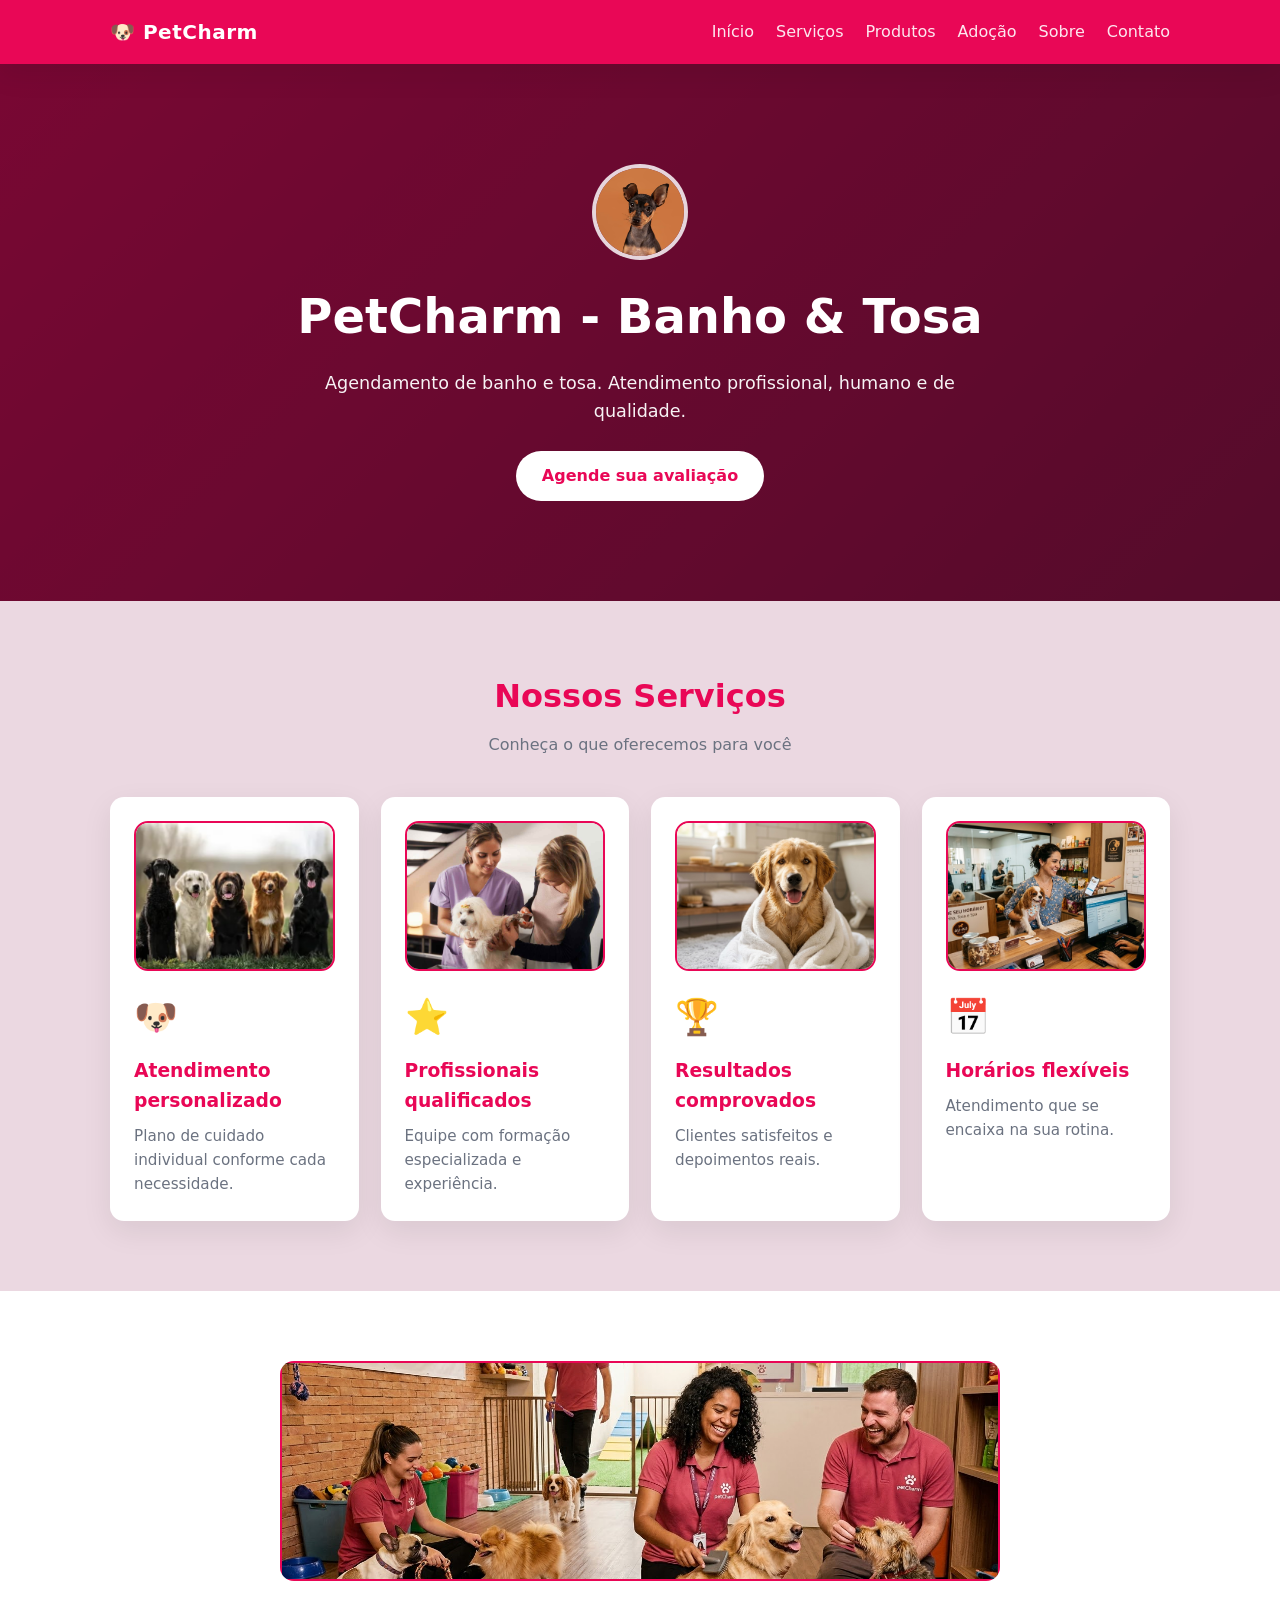
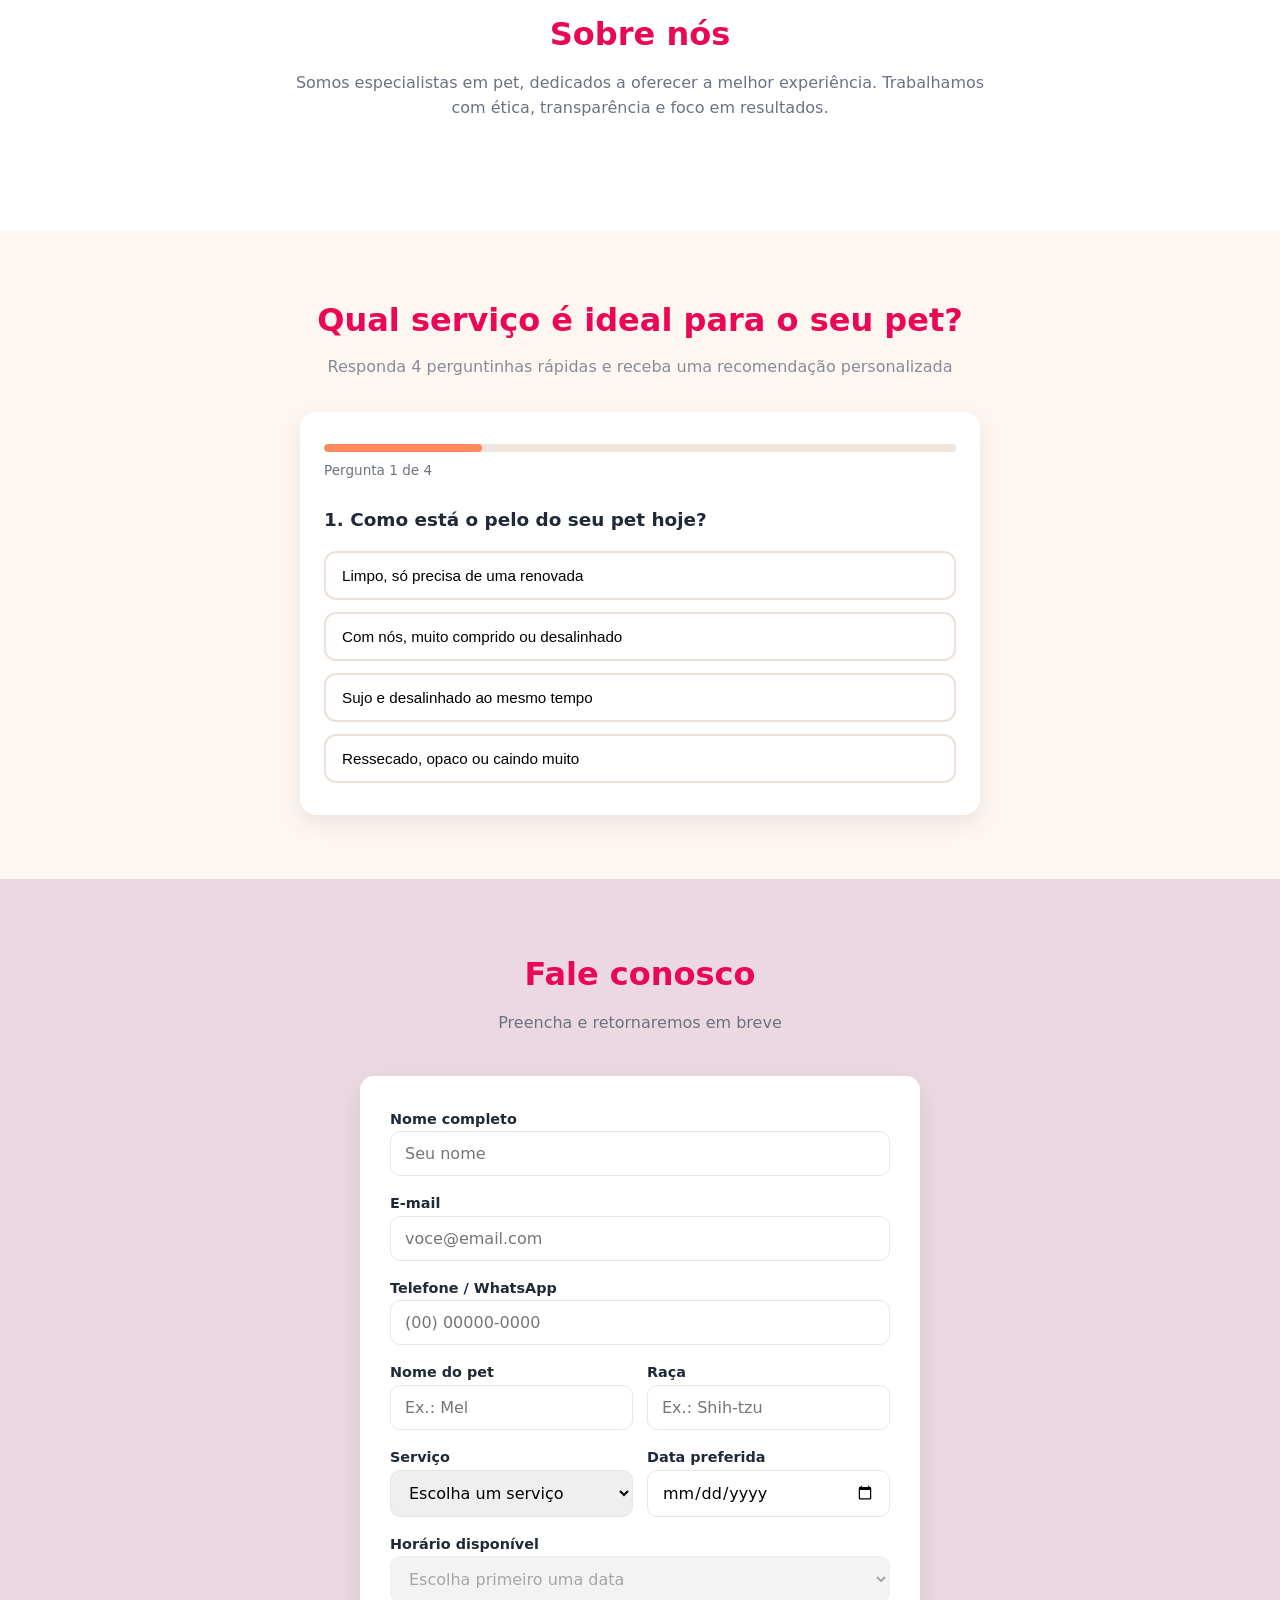
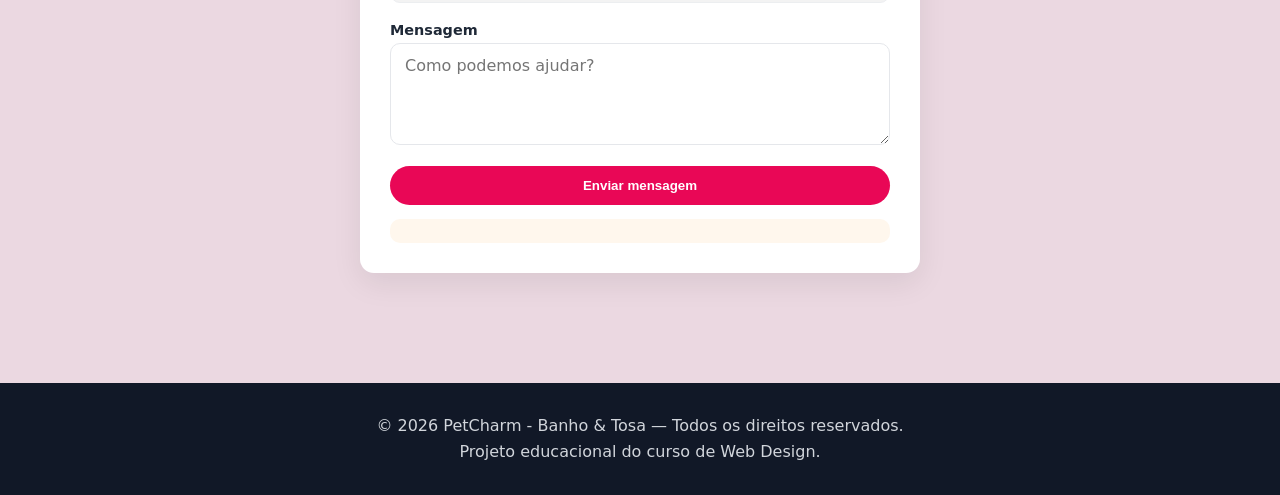
<file: index.html>
<!DOCTYPE html>
<!--
  PetCharm - Banho & Tosa
  Projeto didático do curso de Web Design.
  Estrutura: header, hero, serviços (cards), sobre, contato (form), footer.
-->
<html lang="pt-BR">
<head>
  <meta charset="UTF-8" />
  <!-- viewport torna o site responsivo no celular -->
  <meta name="viewport" content="width=device-width, initial-scale=1.0" />
  <title>PetCharm - Banho & Tosa</title>
  <meta name="description" content="Agendamento de banho e tosa." />
  <link rel="stylesheet" href="styles.css" />
  <link rel="stylesheet" href="quiz.css" />

</head>
<body>

  <!-- CABEÇALHO com navegação -->
  <header class="site-header">
    <div class="nav">
      <div class="logo">🐶 PetCharm</div>
      <button class="menu-toggle" aria-label="Abrir menu">☰</button>
      <ul id="menu">
        <li><a href="#inicio">Início</a></li>
        <li><a href="#servicos">Serviços</a></li>
        <li><a href="Produtos/Produtos.html">Produtos</a></li>
        <li><a href="adocao/Index.html">Adoção</a></li>
        <li><a href="#sobre">Sobre</a></li>
        <li><a href="#contato">Contato</a></li>
      </ul>
    </div>
  </header>

  <!-- HERO: primeira impressão do site -->
  <section class="hero" id="inicio">
    <!-- Coloque o vídeo em videos/petshop-fundo.mp4 e a capa em imagens/hero-petshop.jpg -->
    <video class="hero-video" autoplay muted loop playsinline poster="imagens/" aria-hidden="true">
      <source src="imagens/doguinho.mp4" type="video/mp4" />
    </video>
    <div class="hero-overlay" aria-hidden="true"></div>
    <div class="hero-content">
      <!-- Alternativa: troque o vídeo por uma imagem usando imagens/hero-petshop.jpg -->
      <img class="hero-image" src="imagens/1000683428.jpg" alt="Cachorro recebendo cuidados no pet shop" />
    <h1>PetCharm - Banho & Tosa</h1>
    <p>Agendamento de banho e tosa. Atendimento profissional, humano e de qualidade.</p>
    <a href="#contato" class="btn">Agende sua avaliação</a>
    </div>
  </section>

  <!-- SERVIÇOS em formato de cards -->
  <section id="servicos">
    <div class="container">
      <h2>Nossos Serviços</h2>
      <p class="subtitle">Conheça o que oferecemos para você</p>
      <div class="grid">
        <article class="card">
          <!-- Troque o caminho pela foto do serviço correspondente. -->
          <img class="card-image" src="imagens/1000683427.jpg" alt="Atendimento personalizado para um cachorro" />
          <div class="icon">🐶</div>
          <h3>Atendimento personalizado</h3>
          <p>Plano de cuidado individual conforme cada necessidade.</p>
        </article>
        <article class="card">
          <img class="card-image" src="imagens/1000683426.jpg" alt="Profissional cuidando de um cachorro" />
          <div class="icon">⭐</div>
          <h3>Profissionais qualificados</h3>
          <p>Equipe com formação especializada e experiência.</p>
        </article>
        <article class="card">
          <img class="card-image" src="imagens/1000683435.jpg" alt="Cachorro limpo e feliz após o atendimento" />
          <div class="icon">🏆</div>
          <h3>Resultados comprovados</h3>
          <p>Clientes satisfeitos e depoimentos reais.</p>
        </article>
        <article class="card">
          <img class="card-image" src="imagens/1000683436.jpg" alt="Cachorro pronto para o horário marcado" />
          <div class="icon">📅</div>
          <h3>Horários flexíveis</h3>
          <p>Atendimento que se encaixa na sua rotina.</p>
        </article>
      </div>
    </div>
  </section>

  <!-- SOBRE -->
  <section id="sobre" style="background:#fff;">
    <div class="container">
      <div class="sobre-media">
        <img src="imagens/1000683439.jpg" alt="Equipe PetCharm com um cachorro" />
      </div>
      <h2>Sobre nós</h2>
      <p class="subtitle" style="max-width:720px; margin-left:auto; margin-right:auto;">
        Somos especialistas em pet, dedicados a oferecer a melhor
        experiência. Trabalhamos com ética, transparência e foco em resultados.
      </p>
    </div>
  </section>
<section id="quiz">
  <div class="container">
    <h2>Qual serviço é ideal para o seu pet?</h2>
    <p class="subtitle">Responda 4 perguntinhas rápidas e receba uma recomendação personalizada</p>

    <div class="quiz-box" id="quizBox">

      <!-- Barra de progresso -->
      <div class="quiz-progress">
        <div class="quiz-progress-bar" id="quizProgressBar"></div>
      </div>
      <p class="quiz-step-count" id="quizStepCount">Pergunta 1 de 4</p>

      <!-- Pergunta 1 -->
      <div class="quiz-step" data-step="1">
        <h3>1. Como está o pelo do seu pet hoje?</h3>
        <div class="quiz-options" data-question="1">
          <button type="button" class="quiz-option" data-scores='{"banho":2}'>Limpo, só precisa de uma renovada</button>
          <button type="button" class="quiz-option" data-scores='{"tosa":2}'>Com nós, muito comprido ou desalinhado</button>
          <button type="button" class="quiz-option" data-scores='{"banho_tosa":2}'>Sujo e desalinhado ao mesmo tempo</button>
          <button type="button" class="quiz-option" data-scores='{"hidratacao":2}'>Ressecado, opaco ou caindo muito</button>
        </div>
      </div>

      <!-- Pergunta 2 -->
      <div class="quiz-step" data-step="2" hidden>
        <h3>2. Qual é o principal objetivo do atendimento?</h3>
        <div class="quiz-options" data-question="2">
          <button type="button" class="quiz-option" data-scores='{"banho":2}'>Higiene básica e cheirinho bom</button>
          <button type="button" class="quiz-option" data-scores='{"tosa":2}'>Aparência: corte e estilo</button>
          <button type="button" class="quiz-option" data-scores='{"banho_tosa":2}'>Cuidado completo, sem economizar</button>
          <button type="button" class="quiz-option" data-scores='{"hidratacao":2}'>Recuperar a saúde do pelo e da pele</button>
        </div>
      </div>

      <!-- Pergunta 3 -->
      <div class="quiz-step" data-step="3" hidden>
        <h3>3. Com que frequência seu pet costuma tomar banho?</h3>
        <div class="quiz-options" data-question="3">
          <button type="button" class="quiz-option" data-scores='{"banho":1}'>Toda semana, é rotina</button>
          <button type="button" class="quiz-option" data-scores='{"tosa":1}'>Raramente, geralmente só corto o pelo</button>
          <button type="button" class="quiz-option" data-scores='{"banho_tosa":1}'>Sempre faço os dois juntos</button>
          <button type="button" class="quiz-option" data-scores='{"hidratacao":1}'>Meu pet tem pele sensível ou alérgica</button>
        </div>
      </div>

      <!-- Pergunta 4 -->
      <div class="quiz-step" data-step="4" hidden>
        <h3>4. Qual dessas frases combina mais com o momento do seu pet?</h3>
        <div class="quiz-options" data-question="4">
          <button type="button" class="quiz-option" data-scores='{"banho":1}'>É só a rotina normal da semana</button>
          <button type="button" class="quiz-option" data-scores='{"tosa":1}'>Tem um evento ou foto especial chegando</button>
          <button type="button" class="quiz-option" data-scores='{"banho_tosa":1}'>Quero o pacote completo, sem enrolação</button>
          <button type="button" class="quiz-option" data-scores='{"hidratacao":1}'>Está com coceira, caspa ou irritação</button>
        </div>
      </div>

      <!-- Resultado -->
      <div class="quiz-step quiz-result" data-step="result" hidden>
        <div class="quiz-result-icon" id="quizResultIcon">🐾</div>
        <h3 id="quizResultTitle">Recomendação</h3>
        <p id="quizResultText"></p>
        <div class="quiz-result-actions">
          <button type="button" class="btn primary" id="quizGoContact">Agendar esse serviço</button>
          <button type="button" class="btn quiz-restart" id="quizRestart">Refazer o quiz</button>
        </div>
      </div>

    </div>
  </div>
</section>
  <!-- CONTATO com formulário -->
  <section id="contato">
    <div class="container">
      <h2>Fale conosco</h2>
      <p class="subtitle">Preencha e retornaremos em breve</p>
      <form class="contact" id="formContato" novalidate>
        <div>
          <label for="nome">Nome completo</label>
          <input type="text" id="nome" name="nome" required placeholder="Seu nome" />
        </div>
        <div>
          <label for="email">E-mail</label>
          <input type="email" id="email" name="email" required placeholder="voce@email.com" />
        </div>
        <div>
          <label for="telefone">Telefone / WhatsApp</label>
          <input type="tel" id="telefone" name="telefone" placeholder="(00) 00000-0000" />
        </div>
        <div class="form-row">
          <div>
            <label for="petNome">Nome do pet</label>
            <input type="text" id="petNome" name="petNome" required placeholder="Ex.: Mel" />
          </div>
          <div>
            <label for="petRaca">Raça</label>
            <input type="text" id="petRaca" name="petRaca" required placeholder="Ex.: Shih-tzu" />
          </div>
        </div>
        <div class="form-row">
          <div>
            <label for="servico">Serviço</label>
            <select id="servico" name="servico" required>
              <option value="">Escolha um serviço</option>
              <option value="Banho">Banho</option>
              <option value="Tosa higiênica">Tosa higiênica</option>
              <option value="Banho e tosa">Banho e tosa</option>
              <option value="Hidratação">Hidratação</option>
            </select>
          </div>
          <div>
            <label for="data">Data preferida</label>
            <input type="date" id="data" name="data" required />
          </div>
        </div>
        <div>
          <label for="horario">Horário disponível</label>
          <select id="horario" name="horario" required disabled>
            <option value="">Escolha primeiro uma data</option>
          </select>
        </div>
        <div>
          <label for="mensagem">Mensagem</label>
          <textarea id="mensagem" name="mensagem" rows="4" required placeholder="Como podemos ajudar?"></textarea>
        </div>
        <button type="submit" class="btn primary">Enviar mensagem</button>
        <div class="mensagem-feedback" id="feedback"></div>
        <div class="lembrete" id="lembrete" aria-live="polite"></div>
      </form>
    </div>
  </section>

  <footer>
    <p>© <span id="ano"></span> PetCharm - Banho & Tosa — Todos os direitos reservados.</p>
    <p>Projeto educacional do curso de Web Design.</p>
  </footer>

  <script src="script.js"></script>
  <script src="quiz.js"></script>
</body>
</html>
</file>
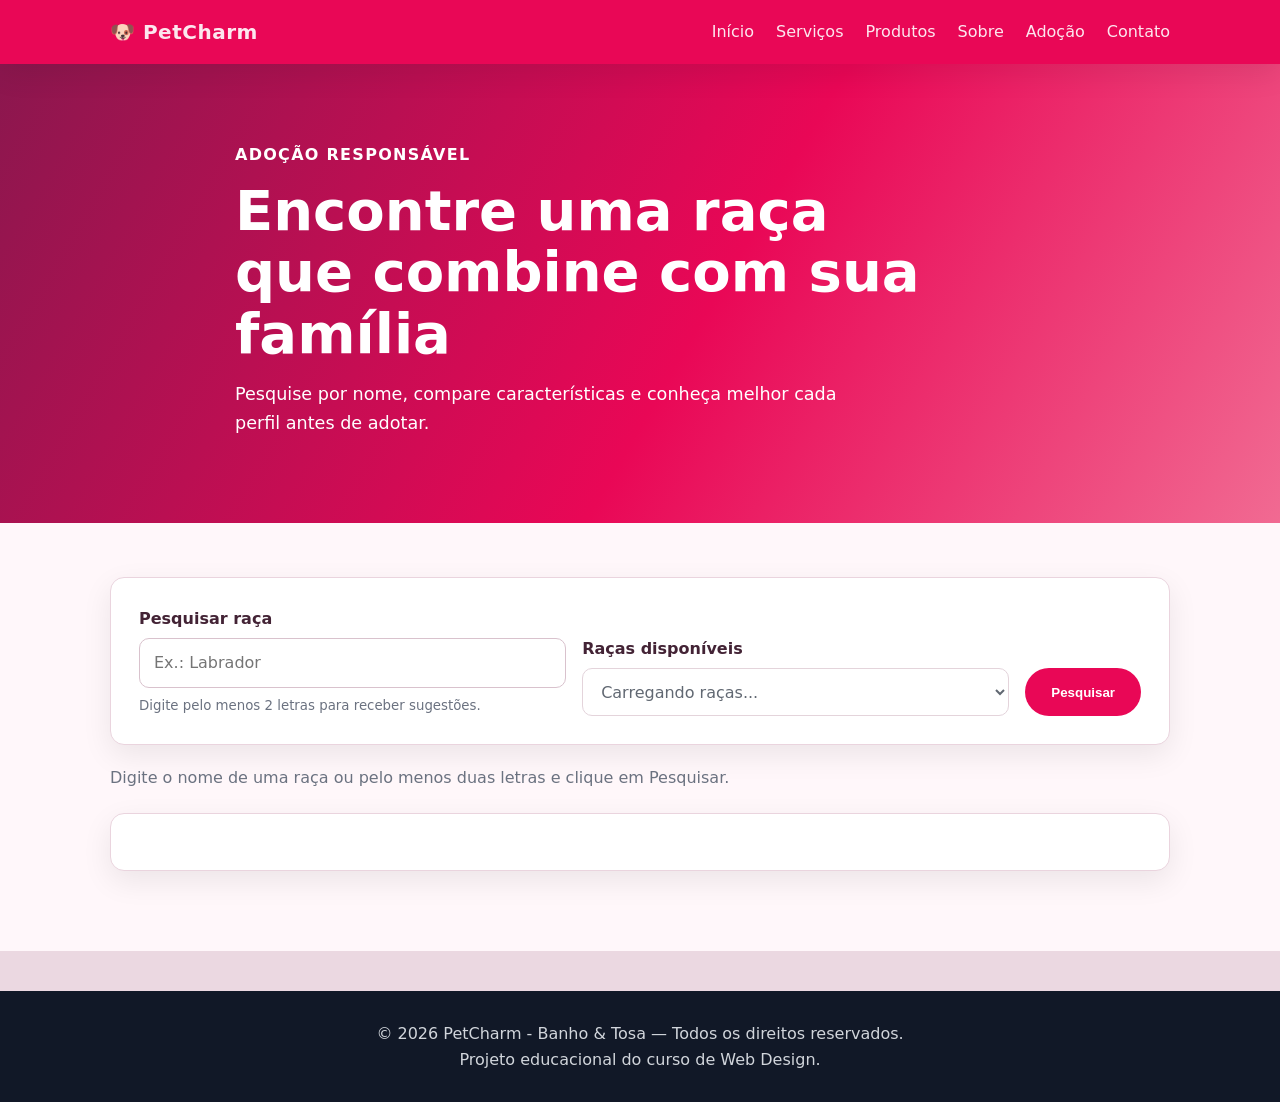
<file: adocao/Index.html>
<!DOCTYPE html>
<html lang="pt-BR">
<head>
  <meta charset="UTF-8" />
  <meta name="viewport" content="width=device-width, initial-scale=1.0" />
  <meta name="description" content="Consulte raças de cães e encontre o companheiro ideal para adoção na PetCharm." />
  <title>Adoção de cães | PetCharm</title>
  <link rel="stylesheet" href="../styles.css" />
  <link rel="stylesheet" href="adocao.css" />
</head>
<body>
  <header class="site-header">
    <div class="nav">
      <a class="logo" href="../index.html">🐶 PetCharm</a>
      <button class="menu-toggle" aria-label="Abrir menu" aria-expanded="false">☰</button>
      <ul id="menu">
        <li><a href="../index.html#inicio">Início</a></li>
        <li><a href="../index.html#servicos">Serviços</a></li>
        <li><a href="../Produtos/Produtos.html">Produtos</a></li>
        <li><a href="../index.html#sobre">Sobre</a></li>
        <li><a href="#adocao">Adoção</a></li>
        <li><a href="../index.html#contato">Contato</a></li>
      </ul>
    </div>
  </header>

  <main>
    <section class="adoption-hero" id="adocao">
      <div class="container">
        <p class="eyebrow">Adoção responsável</p>
        <h1>Encontre uma raça que combine com sua família</h1>
        <p>Pesquise por nome, compare características e conheça melhor cada perfil antes de adotar.</p>
      </div>
    </section>

    <section class="adoption-panel">
      <div class="container">
        <div class="search-layout">
          <div class="search-box">
            <label for="buscaRaca">Pesquisar raça</label>
            <input id="buscaRaca" name="buscaRaca" type="search" list="sugestoesRacas" placeholder="Ex.: Labrador" autocomplete="off" />
            <datalist id="sugestoesRacas"></datalist>
            <small>Digite pelo menos 2 letras para receber sugestões.</small>
          </div>
          <div class="select-box">
            <label for="seletorRaca">Raças disponíveis</label>
            <select id="seletorRaca" disabled>
              <option value="">Carregando raças...</option>
            </select>
          </div>
          <button class="btn primary search-button" id="botaoBuscar" type="button">Pesquisar</button>
        </div>

        <div id="mensagemStatus" class="status-message" role="status" aria-live="polite"></div>
        <div id="resultadoRaca" class="breed-result" hidden></div>
      </div>
    </section>
  </main>

  <footer>
    <p>© <span id="ano"></span> PetCharm - Banho &amp; Tosa — Todos os direitos reservados.</p>
    <p>Projeto educacional do curso de Web Design.</p>
  </footer>

  <script src="../script.js"></script>
  <script src="adocao.js"></script>
</body>
</html>
</file>
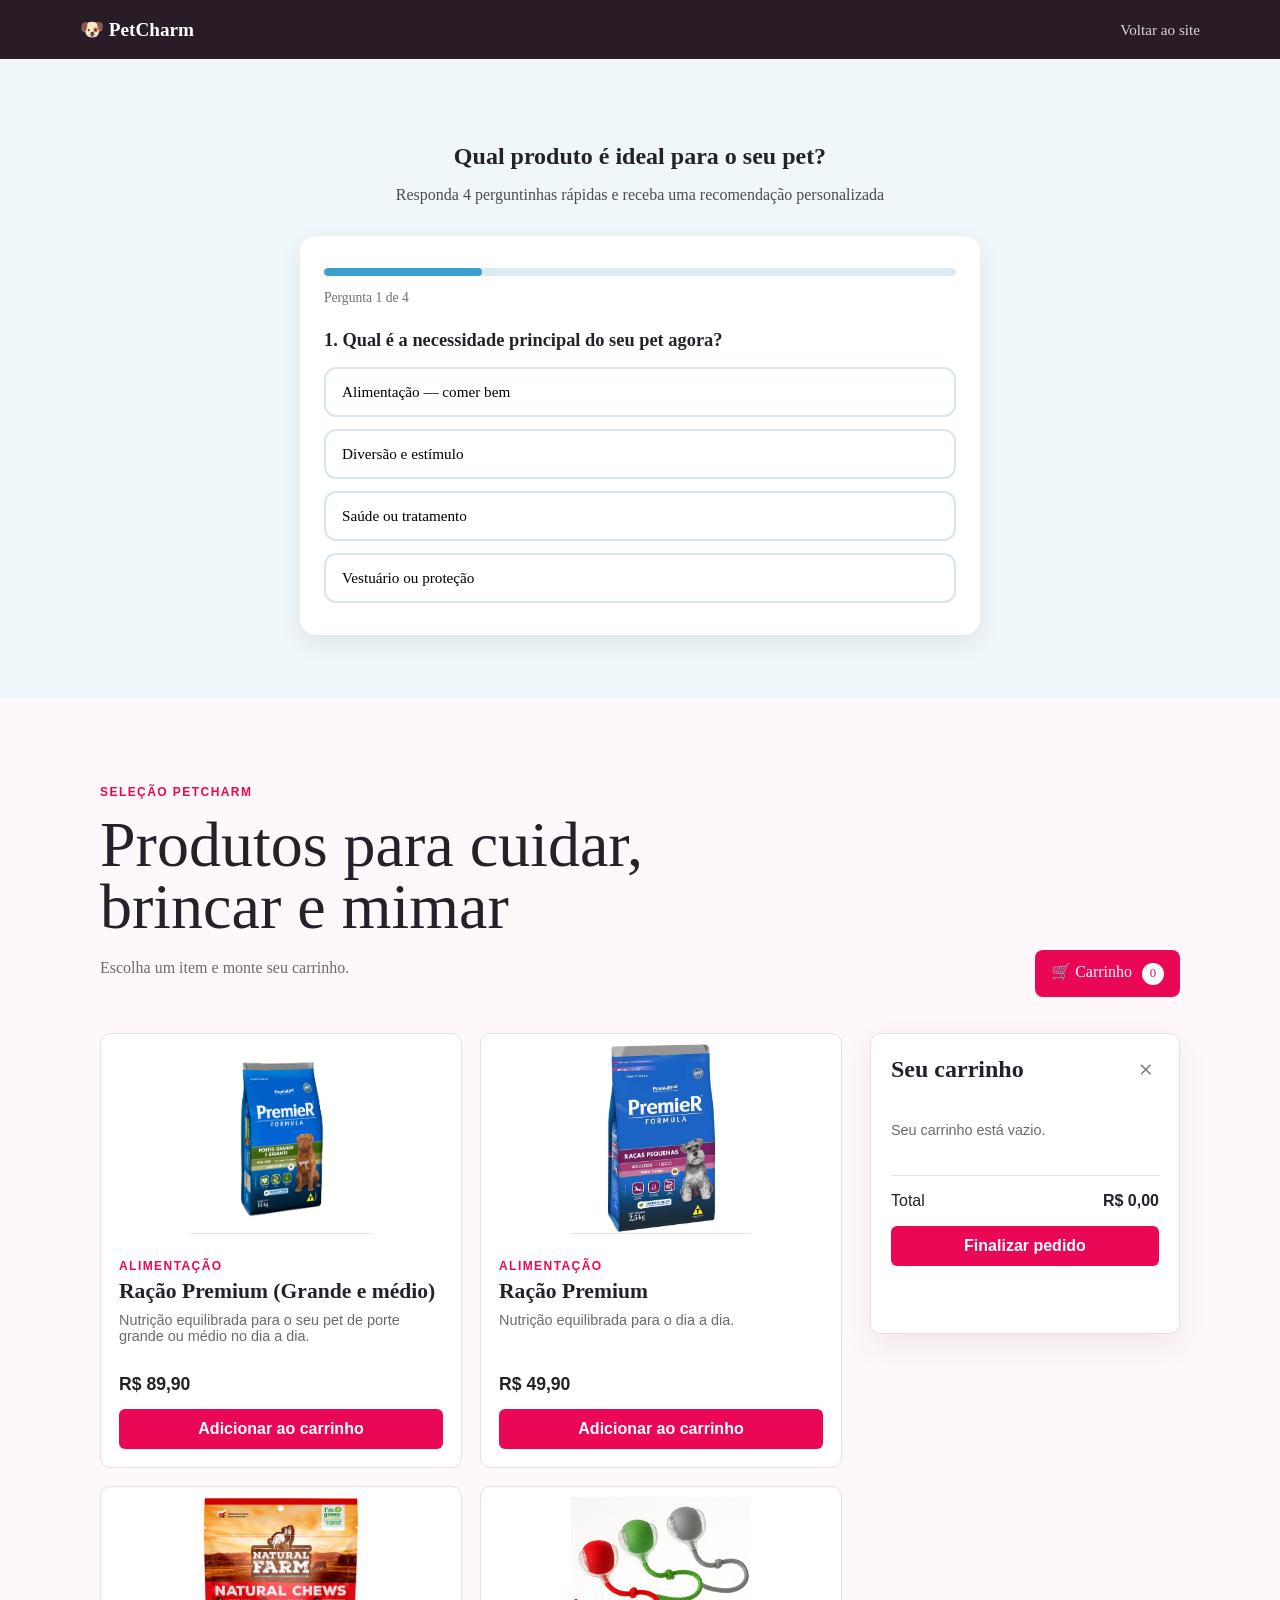
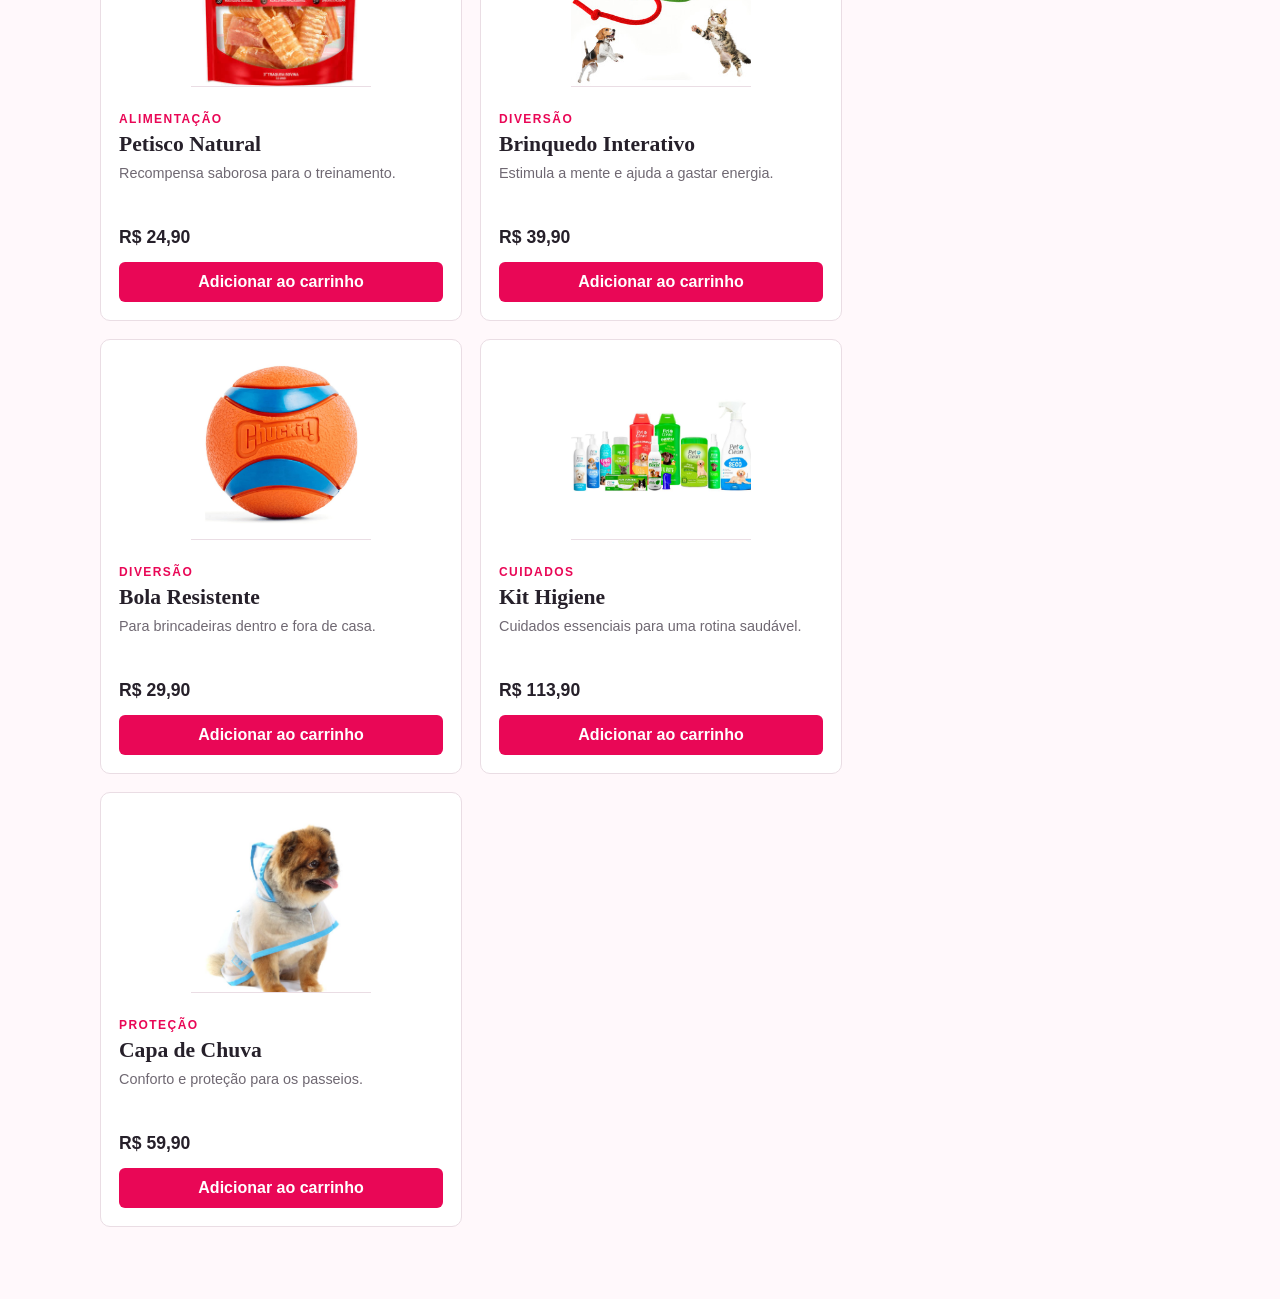
<file: Produtos/Produtos.html>
<!DOCTYPE html>
<html lang="pt-BR">
<head>
    <meta charset="UTF-8">
    <meta name="viewport" content="width=device-width, initial-scale=1.0">
    <title>Produtos | PetCharm</title>
    <link rel="stylesheet" href="quiz-produtos.css" />
    <link rel="stylesheet" href="produtos.css" />
    
</head>
<body>
<header class="produtos-header">
  <a class="produtos-logo" href="../index.html">🐶 PetCharm</a>
  <a class="voltar-site" href="../index.html">Voltar ao site</a>
</header>
    <section id="quiz-produtos">
  <div class="container">
    <h2>Qual produto é ideal para o seu pet?</h2>
    <p class="subtitle">Responda 4 perguntinhas rápidas e receba uma recomendação personalizada</p>

    <div class="quizp-box" id="quizpBox">

      <!-- Barra de progresso -->
      <div class="quizp-progress">
        <div class="quizp-progress-bar" id="quizpProgressBar"></div>
      </div>
      <p class="quizp-step-count" id="quizpStepCount">Pergunta 1 de 4</p>

      <!-- Pergunta 1 -->
      <div class="quizp-step" data-step="1">
        <h3>1. Qual é a necessidade principal do seu pet agora?</h3>
        <div class="quizp-options" data-question="1">
          <button type="button" class="quizp-option" data-scores='{"racao":2}'>Alimentação — comer bem</button>
          <button type="button" class="quizp-option" data-scores='{"brinquedos":2}'>Diversão e estímulo</button>
          <button type="button" class="quizp-option" data-scores='{"remedios":2}'>Saúde ou tratamento</button>
          <button type="button" class="quizp-option" data-scores='{"trajes":2}'>Vestuário ou proteção</button>
        </div>
      </div>

      <!-- Pergunta 2 -->
      <div class="quizp-step" data-step="2" hidden>
        <h3>2. Como você descreveria o momento do seu pet?</h3>
        <div class="quizp-options" data-question="2">
          <button type="button" class="quizp-option" data-scores='{"racao":2}'>A ração está acabando ou ele precisa de uma dieta melhor</button>
          <button type="button" class="quizp-option" data-scores='{"brinquedos":2}'>Ele está entediado ou destruindo coisas em casa</button>
          <button type="button" class="quizp-option" data-scores='{"remedios":2}'>Está com sintomas (coceira, mancando, vômito) ou precisa de prevenção</button>
          <button type="button" class="quizp-option" data-scores='{"trajes":2}'>Vai sair em dia frio, evento ou passeio</button>
        </div>
      </div>

      <!-- Pergunta 3 -->
      <div class="quizp-step" data-step="3" hidden>
        <h3>3. O que é mais importante pra você agora?</h3>
        <div class="quizp-options" data-question="3">
          <button type="button" class="quizp-option" data-scores='{"racao":1}'>Nutrição adequada à idade e porte dele</button>
          <button type="button" class="quizp-option" data-scores='{"brinquedos":1}'>Estímulo mental e desgaste de energia</button>
          <button type="button" class="quizp-option" data-scores='{"remedios":1}'>Orientação e cuidado com a saúde</button>
          <button type="button" class="quizp-option" data-scores='{"trajes":1}'>Conforto e estilo no dia a dia</button>
        </div>
      </div>

      <!-- Pergunta 4 -->
      <div class="quizp-step" data-step="4" hidden>
        <h3>4. Qual frase combina mais com a situação atual?</h3>
        <div class="quizp-options" data-question="4">
          <button type="button" class="quizp-option" data-scores='{"racao":1}'>"Preciso repor o pote de comida dele"</button>
          <button type="button" class="quizp-option" data-scores='{"brinquedos":1}'>"Ele fica sozinho em casa e precisa se distrair"</button>
          <button type="button" class="quizp-option" data-scores='{"remedios":1}'>"Notei algo diferente na saúde dele"</button>
          <button type="button" class="quizp-option" data-scores='{"trajes":1}'>"Quero ele confortável e protegido lá fora"</button>
        </div>
      </div>

      <!-- Resultado -->
      <div class="quizp-step quizp-result" data-step="result" hidden>
        <div class="quizp-result-icon" id="quizpResultIcon">🐾</div>
        <h3 id="quizpResultTitle">Recomendação</h3>
        <p id="quizpResultText"></p>
        <div class="quizp-result-actions">
          <button type="button" class="btn primary" id="quizpGoProdutos">Ver produtos recomendados</button>
          <button type="button" class="btn quizp-restart" id="quizpRestart">Refazer o quiz</button>
        </div>
        <div class="quizp-recommended" id="quizpRecommended" aria-live="polite"></div>
      </div>

    </div>
  </div>
</section>

<main class="catalogo" id="produtos">
  <div class="catalogo-heading">
    <div>
      <p class="eyebrow">Seleção PetCharm</p>
      <h1>Produtos para cuidar, brincar e mimar</h1>
      <p>Escolha um item e monte seu carrinho.</p>
    </div>
    <button class="cart-toggle" id="cartToggle" type="button" aria-expanded="false">🛒 Carrinho <span id="cartCount">0</span></button>
  </div>

  <div class="catalogo-layout">
    <section class="product-grid" aria-label="Catálogo de produtos">
      <article class="product-card" data-categoria="racao" data-id="racao-premium" data-nome="Ração Premium (Grande e médio)" data-preco="89.90"><img src="imagens/produto-racao-grande.jpg" alt="Pacote de ração premium para cães" /><div class="product-info"><span class="product-category">Alimentação</span><h2>Ração Premium (Grande e médio)</h2><p>Nutrição equilibrada para o seu pet de porte grande ou médio no dia a dia.</p><strong>R$ 89,90</strong><button class="add-cart" type="button">Adicionar ao carrinho</button></div></article>
    <article class="product-card" data-categoria="racao" data-id="racao-premium-pequena" data-nome="Ração Premium" data-preco="89.90"><img src="imagens/produto-racao.jpg" alt="Pacote de ração premium para cães" /><div class="product-info"><span class="product-category">Alimentação</span><h2>Ração Premium</h2><p>Nutrição equilibrada para o dia a dia.</p><strong>R$ 49,90</strong><button class="add-cart" type="button">Adicionar ao carrinho</button></div></article>
      <article class="product-card" data-categoria="racao" data-id="petisco-natural" data-nome="Petisco Natural" data-preco="24.90"><img src="imagens/produto-petisco.jpg" alt="Petiscos naturais para cães" /><div class="product-info"><span class="product-category">Alimentação</span><h2>Petisco Natural</h2><p>Recompensa saborosa para o treinamento.</p><strong>R$ 24,90</strong><button class="add-cart" type="button">Adicionar ao carrinho</button></div></article>
      <article class="product-card" data-categoria="brinquedos" data-id="brinquedo-interativo" data-nome="Brinquedo Interativo" data-preco="39.90"><img src="imagens/produto-brinquedo.jpg" alt="Brinquedo interativo colorido para cachorro" /><div class="product-info"><span class="product-category">Diversão</span><h2>Brinquedo Interativo</h2><p>Estimula a mente e ajuda a gastar energia.</p><strong>R$ 39,90</strong><button class="add-cart" type="button">Adicionar ao carrinho</button></div></article>
      <article class="product-card" data-categoria="brinquedos" data-id="bolinha-resistente" data-nome="Bola Resistente" data-preco="29.90"><img src="imagens/produto-bola.jpg" alt="Bola resistente para cachorro" /><div class="product-info"><span class="product-category">Diversão</span><h2>Bola Resistente</h2><p>Para brincadeiras dentro e fora de casa.</p><strong>R$ 29,90</strong><button class="add-cart" type="button">Adicionar ao carrinho</button></div></article>
      <article class="product-card" data-categoria="remedios" data-id="kit-higiene" data-nome="Kit Higiene" data-preco="49.90"><img src="imagens/produto-higiene.jpg" alt="Kit de higiene para pets" /><div class="product-info"><span class="product-category">Cuidados</span><h2>Kit Higiene</h2><p>Cuidados essenciais para uma rotina saudável.</p><strong>R$ 113,90</strong><button class="add-cart" type="button">Adicionar ao carrinho</button></div></article>
      <article class="product-card" data-categoria="trajes" data-id="capa-chuva" data-nome="Capa de Chuva" data-preco="59.90"><img src="imagens/produto-capa.jpg" alt="Capa de chuva para cachorro" /><div class="product-info"><span class="product-category">Proteção</span><h2>Capa de Chuva</h2><p>Conforto e proteção para os passeios.</p><strong>R$ 59,90</strong><button class="add-cart" type="button">Adicionar ao carrinho</button></div></article>
    
    </section>

    <aside class="cart-panel" id="cartPanel" aria-label="Carrinho de compras">
      <div class="cart-heading"><h2>Seu carrinho</h2><button id="cartClose" type="button" aria-label="Fechar carrinho">×</button></div>
      <div id="cartItems" class="cart-items"><p class="cart-empty">Seu carrinho está vazio.</p></div>
      <div class="cart-total"><span>Total</span><strong id="cartTotal">R$ 0,00</strong></div>
      <button class="checkout-btn" type="button" id="checkoutButton">Finalizar pedido</button>
      <p class="cart-feedback" id="cartFeedback" aria-live="polite"></p>
    </aside>
  </div>
</main>
<script src="quiz-produtos.js"></script>
<script src="carrinho.js"></script>
</body>
</html>
</file>
<file: styles.css>
/* =========================================================
   PetCharm - Banho & Tosa
   Folha de estilos principal.
   Conceitos: variáveis CSS, seletores, flexbox, grid,
   responsividade, transições e hover.
   ========================================================= */

/* Variáveis (Custom Properties) — facilitam manter o tema */
:root {
  --primary: #e90756;
  --accent: #fbcfe8;
  --bg: #ebd8e1;
  --text: #1f2937;
  --muted: #6b7280;
  --card: #ffffff;
  --radius: 14px;
  --shadow: 0 10px 30px rgba(0,0,0,.08);
  --container: 1100px;
}

/* Reset simples para padronizar entre navegadores */
* { box-sizing: border-box; margin: 0; padding: 0; }

html { scroll-behavior: smooth; } /* rolagem suave para âncoras */

body {
  font-family: 'Segoe UI', system-ui, -apple-system, sans-serif;
  background: var(--bg);
  color: var(--text);
  line-height: 1.6;
}

img { max-width: 100%; display: block; }

/* Container central reutilizável */
.container {
  max-width: var(--container);
  margin: 0 auto;
  padding: 0 20px;
}

/* ---------- HEADER / NAV ---------- */
header.site-header {
  background: var(--primary);
  color: #fff;
  position: sticky; /* fixa ao rolar */
  top: 0;
  z-index: 50;
  box-shadow: var(--shadow);
}
.nav {
  display: flex;
  align-items: center;
  justify-content: space-between;
  padding: 16px 20px;
  max-width: var(--container);
  margin: 0 auto;
}
.nav .logo { font-weight: 800; font-size: 1.25rem; letter-spacing: .5px; }
.nav ul { display: flex; gap: 22px; list-style: none; }
.nav a { color: #fff; text-decoration: none; opacity: .9; transition: opacity .2s; }
.nav a:hover { opacity: 1; text-decoration: underline; }

/* botão hambúrguer (mobile) */
.menu-toggle {
  display: none;
  background: transparent;
  border: 0;
  color: #fff;
  font-size: 1.6rem;
  cursor: pointer;
}

/* ---------- HERO ---------- */
.hero {
  position: relative;
  isolation: isolate;
  overflow: hidden;
  background: linear-gradient(135deg, var(--primary), #7c123d);
  color: #fff;
  min-height: 430px;
  padding: 100px 20px;
  text-align: center;
}
.hero-video,
.hero-overlay {
  position: absolute;
  inset: 0;
  width: 100%;
  height: 100%;
}
.hero-video { z-index: -2; object-fit: cover; }
.hero-overlay { z-index: -1; background: rgba(67, 8, 35, 0.673); }
.hero-content { position: relative; z-index: 1; }
.hero-image {
  width: 96px;
  height: 96px;
  object-fit: cover;
  margin: 0 auto 18px;
  border: 4px solid rgba(255, 255, 255, .8);
  border-radius: 50%;
  background: rgba(255, 255, 255, .15);
}
.hero h1 { font-size: clamp(1.8rem, 4vw, 3rem); margin-bottom: 14px; }
.hero p { font-size: 1.1rem; max-width: 640px; margin: 0 auto 26px; opacity: .95; }

/* botão reutilizável */
.btn {
  display: inline-block;
  background: #fff;
  color: var(--primary);
  padding: 12px 26px;
  border-radius: 999px;
  text-decoration: none;
  font-weight: 700;
  border: 0;
  cursor: pointer;
  transition: transform .15s ease, box-shadow .15s ease;
}
.btn:hover { transform: translateY(-2px); box-shadow: var(--shadow); }
.btn.primary { background: var(--primary); color: #fff; }

/* ---------- SEÇÕES ---------- */
section { padding: 70px 0; }
section h2 {
  text-align: center;
  font-size: 2rem;
  margin-bottom: 10px;
  color: var(--primary);
}
section .subtitle {
  text-align: center;
  color: var(--muted);
  margin-bottom: 40px;
}

/* Grid de cards reutilizável */
.grid {
  display: grid;
  grid-template-columns: repeat(auto-fit, minmax(240px, 1fr));
  gap: 22px;
}
.card {
  background: var(--card);
  border-radius: var(--radius);
  padding: 24px;
  box-shadow: var(--shadow);
  transition: transform .2s;
}
.card:hover { transform: translateY(-6px); }
.card-image {
  width: calc(100% + 48px);
  height: 150px;
  object-fit: cover;
  margin: 0px 0px 18px;
  background: linear-gradient(135deg, var(--accent), #ffe4ef);
  border-radius: var(--radius);
  border: var(--primary) 2px solid;
}
.card .icon { font-size: 2.2rem; margin-bottom: 10px; }
.card h3 { color: var(--primary); margin-bottom: 8px; }
.card p { color: var(--muted); font-size: .95rem; }
.sobre-media {
  max-width: 720px;
  height: 220px;
  margin: 0 auto 28px;
  overflow: hidden;
  border-radius: var(--radius);
   background: linear-gradient(135deg, var(--accent), #ffe4ef);
}
.sobre-media img { width: 100%; height: 100%; object-fit: cover; 
  border: var(--primary) 2px solid;
}

/* ---------- FORMULÁRIO ---------- */
form.contact {
  max-width: 560px;
  margin: 0 auto;
  background: var(--card);
  padding: 30px;
  border-radius: var(--radius);
  box-shadow: var(--shadow);
  display: grid;
  gap: 14px;
}
form.contact label { font-weight: 600; font-size: .9rem; }
form.contact input,
form.contact select,
form.contact textarea {
  width: 100%;
  padding: 12px 14px;
  border: 1px solid #e5e7eb;
  border-radius: 10px;
  font-family: inherit;
  font-size: 1rem;
  transition: border-color .2s, box-shadow .2s;
}
form.contact .form-row {
  display: grid;
  grid-template-columns: repeat(2, minmax(0, 1fr));
  gap: 14px;
}
form.contact input:focus,
form.contact textarea:focus,
form.contact select:focus {
  outline: none;
  border-color: var(--primary);
  box-shadow: 0 0 0 3px color-mix(in srgb, var(--primary) 20%, transparent);
}

.mensagem-feedback {
  margin-top: 14px;
  padding: 12px;
  border-radius: 10px;
  background: #ecfdf5;
  color: #065f46;
  text-align: center;
  display: none;
}
.mensagem-feedback.erro { background: #fef2f2; color: #991b1b; }
.lembrete {
  padding: 12px;
  border-radius: 10px;
  background: #fff7ed;
  color: #9a3412;
  text-align: center;
}

/* ---------- FOOTER ---------- */
footer {
  background: #111827;
  color: #d1d5db;
  text-align: center;
  padding: 30px 20px;
  margin-top: 40px;
}
footer a { color: var(--accent); text-decoration: none; }

/* ---------- RESPONSIVO ---------- */
@media (max-width: 720px) {
  form.contact .form-row { grid-template-columns: 1fr; }

  .nav ul {
    display: none;
    position: absolute;
    top: 60px; left: 0; right: 0;
    flex-direction: column;
    background: var(--primary);
    padding: 14px 20px;
    gap: 12px;
  }
  .nav ul.open { display: flex; }
  .menu-toggle { display: block; }
}
</file>
<file: quiz.css>
/* ============================================================
   ESTILOS DO QUIZ - "Qual serviço é ideal para o seu pet?"
   Classes prefixadas com "quiz-" para não colidir com o
   styles.css já existente no projeto.
   Ajuste as cores (--quiz-primary etc.) para bater com a
   paleta do restante do site.
   ============================================================ */

#quiz {
  padding: 64px 0;
  background: #fef6f0; /* tom pastel suave, ajuste se necessário */
}

#quiz .container {
  max-width: 720px;
  margin: 0 auto;
  padding: 0 20px;
  text-align: center;
}

#quiz h2 {
  margin-bottom: 8px;
}

#quiz .subtitle {
  margin-bottom: 32px;
  opacity: 0.8;
}

.quiz-box {
  background: #ffffff;
  border-radius: 16px;
  padding: 32px 24px;
  box-shadow: 0 8px 24px rgba(0, 0, 0, 0.08);
  text-align: left;
}

/* Barra de progresso */
.quiz-progress {
  width: 100%;
  height: 8px;
  background: #f0e4dc;
  border-radius: 999px;
  overflow: hidden;
  margin-bottom: 8px;
}

.quiz-progress-bar {
  height: 100%;
  width: 25%;
  background: #ff8a5c; /* cor de destaque, ajuste conforme a marca */
  border-radius: 999px;
  transition: width 0.3s ease;
}

.quiz-step-count {
  font-size: 0.85rem;
  opacity: 0.65;
  margin-bottom: 24px;
}

.quiz-step h3 {
  margin-bottom: 16px;
  font-size: 1.15rem;
}

.quiz-options {
  display: grid;
  gap: 12px;
}

.quiz-option {
  text-align: left;
  padding: 14px 16px;
  border: 2px solid #eee0d8;
  border-radius: 12px;
  background: #fff;
  cursor: pointer;
  font-size: 0.95rem;
  transition: border-color 0.2s ease, background 0.2s ease, transform 0.1s ease;
}

.quiz-option:hover {
  border-color: #ff8a5c;
  background: #fff6f1;
}

.quiz-option.selected {
  border-color: #ff8a5c;
  background: #ffe9de;
  font-weight: 600;
}

.quiz-option:active {
  transform: scale(0.99);
}

/* Resultado */
.quiz-result {
  text-align: center;
}

.quiz-result-icon {
  font-size: 2.5rem;
  margin-bottom: 8px;
}

.quiz-result h3 {
  margin-bottom: 8px;
}

#quizResultText {
  margin-bottom: 24px;
  opacity: 0.85;
  line-height: 1.5;
}

.quiz-result-actions {
  display: flex;
  gap: 12px;
  justify-content: center;
  flex-wrap: wrap;
}

.quiz-restart {
  background: transparent;
  border: 2px solid #ddd;
  color: inherit;
}

.quiz-restart:hover {
  border-color: #ff8a5c;
}

@media (max-width: 480px) {
  .quiz-box {
    padding: 24px 16px;
  }
}
</file>
<file: adocao/adocao.css>
:root {
  --adoption-ink: #432335;
  --adoption-soft: #fff7fa;
  --adoption-line: #ead4de;
}

.sr-only {
  position: absolute;
  width: 1px;
  height: 1px;
  padding: 0;
  margin: -1px;
  overflow: hidden;
  clip: rect(0, 0, 0, 0);
  white-space: nowrap;
  border: 0;
}

.logo { color: #fff; text-decoration: none; }

.adoption-hero {
  padding: 78px 0 86px;
  color: #fff;
  background: linear-gradient(120deg, #8b174e 0%, var(--primary) 55%, #f16a92 100%);
}

.adoption-hero .container { max-width: 850px; }
.eyebrow { margin-bottom: 12px; font-weight: 700; letter-spacing: .08em; text-transform: uppercase; }
.adoption-hero h1 { max-width: 720px; margin-bottom: 16px; font-size: clamp(2rem, 5vw, 3.5rem); line-height: 1.1; }
.adoption-hero p:last-child { max-width: 620px; font-size: 1.1rem; }

.adoption-panel { padding: 54px 0 80px; background: var(--adoption-soft); }
.search-layout {
  display: grid;
  grid-template-columns: minmax(0, 1fr) minmax(0, 1fr) auto;
  align-items: end;
  gap: 16px;
  padding: 28px;
  background: #fff;
  border: 1px solid var(--adoption-line);
  border-radius: var(--radius);
  box-shadow: var(--shadow);
}
.search-box, .select-box { display: grid; gap: 7px; }
.search-box label, .select-box label { font-weight: 700; color: var(--adoption-ink); }
.search-box input, .select-box select, .api-key-row input {
  width: 100%;
  min-height: 48px;
  padding: 11px 14px;
  border: 1px solid #d9c2cd;
  border-radius: 10px;
  background: #fff;
  color: var(--text);
  font: inherit;
}
.search-box input:focus, .select-box select:focus, .api-key-row input:focus { outline: 3px solid rgba(233, 7, 86, .2); border-color: var(--primary); }
.search-box small { color: var(--muted); }
.search-button { min-height: 48px; white-space: nowrap; }

.api-settings { margin: 18px 0 28px; color: var(--muted); }
.api-settings summary { cursor: pointer; color: var(--adoption-ink); font-weight: 700; }
.api-settings p { margin: 10px 0; }
.api-key-row { display: flex; gap: 10px; max-width: 620px; }
.api-status { min-height: 1.4em; }

.status-message { min-height: 28px; margin: 20px 0; color: var(--muted); }
.status-message.error { padding: 14px 16px; border-radius: 10px; background: #fff0f1; color: #9f1239; }
.status-message.success { color: #166534; }
.breed-result {
  display: grid;
  grid-template-columns: minmax(220px, .7fr) minmax(0, 1.3fr);
  gap: 30px;
  padding: 28px;
  background: #fff;
  border: 1px solid var(--adoption-line);
  border-radius: var(--radius);
  box-shadow: var(--shadow);
}
.breed-result h2 { margin: 0 0 12px; color: var(--primary); font-size: 2rem; }
.breed-result p { color: var(--muted); }
.breed-image { width: 100%; min-height: 250px; height: 100%; object-fit: cover; border-radius: 12px; background: var(--accent); }
.breed-facts { display: grid; grid-template-columns: repeat(2, minmax(0, 1fr)); gap: 12px; margin-top: 22px; }
.breed-fact { padding: 14px; border-left: 3px solid var(--primary); background: #fff7fa; }
.breed-fact strong, .breed-fact span { display: block; }
.breed-fact strong { color: var(--adoption-ink); font-size: .85rem; }
.breed-fact span { color: var(--muted); }

@media (max-width: 720px) {
  .search-layout, .breed-result { grid-template-columns: 1fr; }
  .search-button { width: 100%; }
  .api-key-row { flex-direction: column; }
  .breed-facts { grid-template-columns: 1fr; }
  .breed-image { min-height: 200px; max-height: 280px; }
}
</file>
<file: Produtos/quiz-produtos.css>
/* ============================================================
   ESTILOS DO QUIZ DE PRODUTOS - "Qual produto é ideal para
   o seu pet?" (produtos.html)
   Classes prefixadas com "quizp-" para não colidir com o
   restante do CSS do site (inclusive com o quiz.css do
   banho/tosa, caso as duas páginas compartilhem estilos).
   ============================================================ */

#quiz-produtos {
  padding: 64px 0;
  background: #f0f7fb; /* tom diferente do quiz de serviços, ajuste à vontade */
}

#quiz-produtos .container {
  max-width: 720px;
  margin: 0 auto;
  padding: 0 20px;
  text-align: center;
}

#quiz-produtos h2 {
  margin-bottom: 8px;
}

#quiz-produtos .subtitle {
  margin-bottom: 32px;
  opacity: 0.8;
}

.quizp-box {
  background: #ffffff;
  border-radius: 16px;
  padding: 32px 24px;
  box-shadow: 0 8px 24px rgba(0, 0, 0, 0.08);
  text-align: left;
}

/* Barra de progresso */
.quizp-progress {
  width: 100%;
  height: 8px;
  background: #dceaf3;
  border-radius: 999px;
  overflow: hidden;
  margin-bottom: 8px;
}

.quizp-progress-bar {
  height: 100%;
  width: 25%;
  background: #3aa0d1; /* cor de destaque, ajuste conforme a marca */
  border-radius: 999px;
  transition: width 0.3s ease;
}

.quizp-step-count {
  font-size: 0.85rem;
  opacity: 0.65;
  margin-bottom: 24px;
}

.quizp-step h3 {
  margin-bottom: 16px;
  font-size: 1.15rem;
}

.quizp-options {
  display: grid;
  gap: 12px;
}

.quizp-option {
  text-align: left;
  padding: 14px 16px;
  border: 2px solid #d8e6ee;
  border-radius: 12px;
  background: #fff;
  cursor: pointer;
  font-size: 0.95rem;
  transition: border-color 0.2s ease, background 0.2s ease, transform 0.1s ease;
}

.quizp-option:hover {
  border-color: #3aa0d1;
  background: #f1f9fd;
}

.quizp-option.selected {
  border-color: #3aa0d1;
  background: #e3f2fa;
  font-weight: 600;
}

.quizp-option:active {
  transform: scale(0.99);
}

/* Resultado */
.quizp-result {
  text-align: center;
}

.quizp-result-icon {
  font-size: 2.5rem;
  margin-bottom: 8px;
}

.quizp-result h3 {
  margin-bottom: 8px;
}

#quizpResultText {
  margin-bottom: 24px;
  opacity: 0.85;
  line-height: 1.5;
}

.quizp-result-actions {
  display: flex;
  gap: 12px;
  justify-content: center;
  flex-wrap: wrap;
}

.quizp-restart {
  background: transparent;
  border: 2px solid #ddd;
  color: inherit;
}

.quizp-restart:hover {
  border-color: #3aa0d1;
}

@media (max-width: 480px) {
  .quizp-box {
    padding: 24px 16px;
  }
}
</file>
<file: Produtos/produtos.css>
* { box-sizing: border-box; }
:root { --produto-primary: #e90756; --produto-ink: #26202a; --produto-muted: #6f6872; --produto-bg: #fff8fb; --produto-line: #eadde4; }
body { margin: 0; background: var(--produto-bg); color: var(--produto-ink); font-family: Georgia, "Times New Roman", serif; }
button { font: inherit; }
.produtos-header { display: flex; justify-content: space-between; align-items: center; padding: 18px max(20px, calc((100% - 1120px) / 2)); background: #291c26; color: #fff; }
.produtos-logo, .voltar-site { color: #fff; text-decoration: none; }
.produtos-logo { font-size: 1.2rem; font-weight: 700; }
.voltar-site { opacity: .82; font-size: .95rem; }
.catalogo { max-width: 1120px; margin: 0 auto; padding: 72px 20px; }
.catalogo-heading { display: flex; justify-content: space-between; align-items: end; gap: 28px; margin: 0 auto 36px; }
.catalogo-heading h1 { max-width: 680px; margin: 4px 0 10px; font-size: clamp(2.2rem, 5vw, 4.6rem); line-height: .98; font-weight: 500; }
.catalogo-heading p { max-width: 640px; color: var(--produto-muted); line-height: 1.6; }
.eyebrow, .product-category { color: var(--produto-primary) !important; font-family: Arial, sans-serif; font-size: .75rem; font-weight: 700; letter-spacing: .12em; text-transform: uppercase; }
.cart-toggle, .add-cart, .checkout-btn { border: 0; cursor: pointer; }
.cart-toggle { padding: 12px 16px; background: var(--produto-primary); color: #fff; border-radius: 8px; white-space: nowrap; }
.cart-toggle span { display: inline-grid; place-items: center; min-width: 22px; height: 22px; margin-left: 6px; border-radius: 50%; background: #fff; color: var(--produto-primary); font-size: .8rem; }
.catalogo-layout { display: grid; grid-template-columns: minmax(0, 1fr) 310px; gap: 28px; align-items: start; }
.product-grid { display: grid; grid-template-columns: repeat(2, minmax(0, 1fr)); gap: 18px; }
.product-card { overflow: hidden; border: 1px solid var(--produto-line); border-radius: 10px; background: #fff; transition: transform .2s, box-shadow .2s; }
.product-card:hover { transform: translateY(-3px); box-shadow: 0 12px 24px rgba(70, 22, 48, .1); }
.product-card img { width: 50%; height: 190px; object-fit: cover; background: #f5dce8; margin-left: 90px; margin-top: 10px; border-bottom: 1px solid var(--produto-line); }
.product-info { padding: 18px; }
.product-info h2 { margin: 5px 0; font-size: 1.35rem; }
.product-info p { min-height: 48px; margin: 8px 0 14px; color: var(--produto-muted); font-family: Arial, sans-serif; font-size: .9rem; }
.product-info strong { display: block; margin-bottom: 14px; font-family: Arial, sans-serif; font-size: 1.1rem; }
.add-cart, .checkout-btn { width: 100%; padding: 11px 12px; border-radius: 6px; background: var(--produto-primary); color: #fff; font-family: Arial, sans-serif; font-weight: 700; }
.cart-panel { position: sticky; top: 20px; padding: 20px; border: 1px solid var(--produto-line); border-radius: 10px; background: #fff; box-shadow: 0 12px 30px rgba(70, 22, 48, .08); }
.cart-heading, .cart-total { display: flex; justify-content: space-between; align-items: center; }
.cart-heading h2 { margin: 0; font-size: 1.5rem; }
.cart-heading button { border: 0; background: transparent; color: var(--produto-muted); cursor: pointer; font-size: 1.6rem; }
.cart-items { display: grid; gap: 12px; margin: 22px 0; }
.cart-empty { color: var(--produto-muted); font-family: Arial, sans-serif; font-size: .9rem; }
.cart-item { display: grid; grid-template-columns: 1fr auto; gap: 8px; padding-bottom: 12px; border-bottom: 1px solid var(--produto-line); font-family: Arial, sans-serif; }
.cart-item-name { font-weight: 700; }
.cart-item-price { color: var(--produto-muted); font-size: .85rem; }
.cart-item-actions { display: flex; align-items: center; gap: 7px; grid-column: 1 / -1; }
.cart-item-actions button { width: 26px; height: 26px; border: 1px solid var(--produto-line); border-radius: 4px; background: #fff; cursor: pointer; }
.remove-item { margin-left: auto; border: 0; background: transparent; color: var(--produto-primary); cursor: pointer; }
.cart-total { padding: 16px 0; border-top: 1px solid var(--produto-line); font-family: Arial, sans-serif; }
.cart-feedback { min-height: 20px; color: #197048; font-family: Arial, sans-serif; font-size: .85rem; text-align: center; }
.quizp-recommended { margin-top: 24px; }
.quizp-recommended h4 { margin-bottom: 12px; text-align: left; }
.quizp-recommended-grid { display: grid; grid-template-columns: repeat(auto-fit, minmax(150px, 1fr)); gap: 12px; }
.quizp-recommended-grid .product-card { box-shadow: none; }
.quizp-recommended-grid .product-card img { height: 100px; }
.quizp-recommended-grid .product-info { padding: 10px; }
.quizp-recommended-grid .product-info p, .quizp-recommended-grid .product-category { display: none; }
.quizp-recommended-grid .product-info h2 { font-size: 1rem; }
.quizp-recommended-grid .product-info strong { font-size: .95rem; }
@media (max-width: 820px) { .catalogo-heading, .catalogo-layout { display: block; } .cart-toggle { margin-top: 16px; } .cart-panel { display: none; margin-top: 24px; } .cart-panel.is-open { display: block; } }
@media (max-width: 520px) { .product-grid { grid-template-columns: 1fr; } .catalogo { padding-top: 44px; } }
</file>
